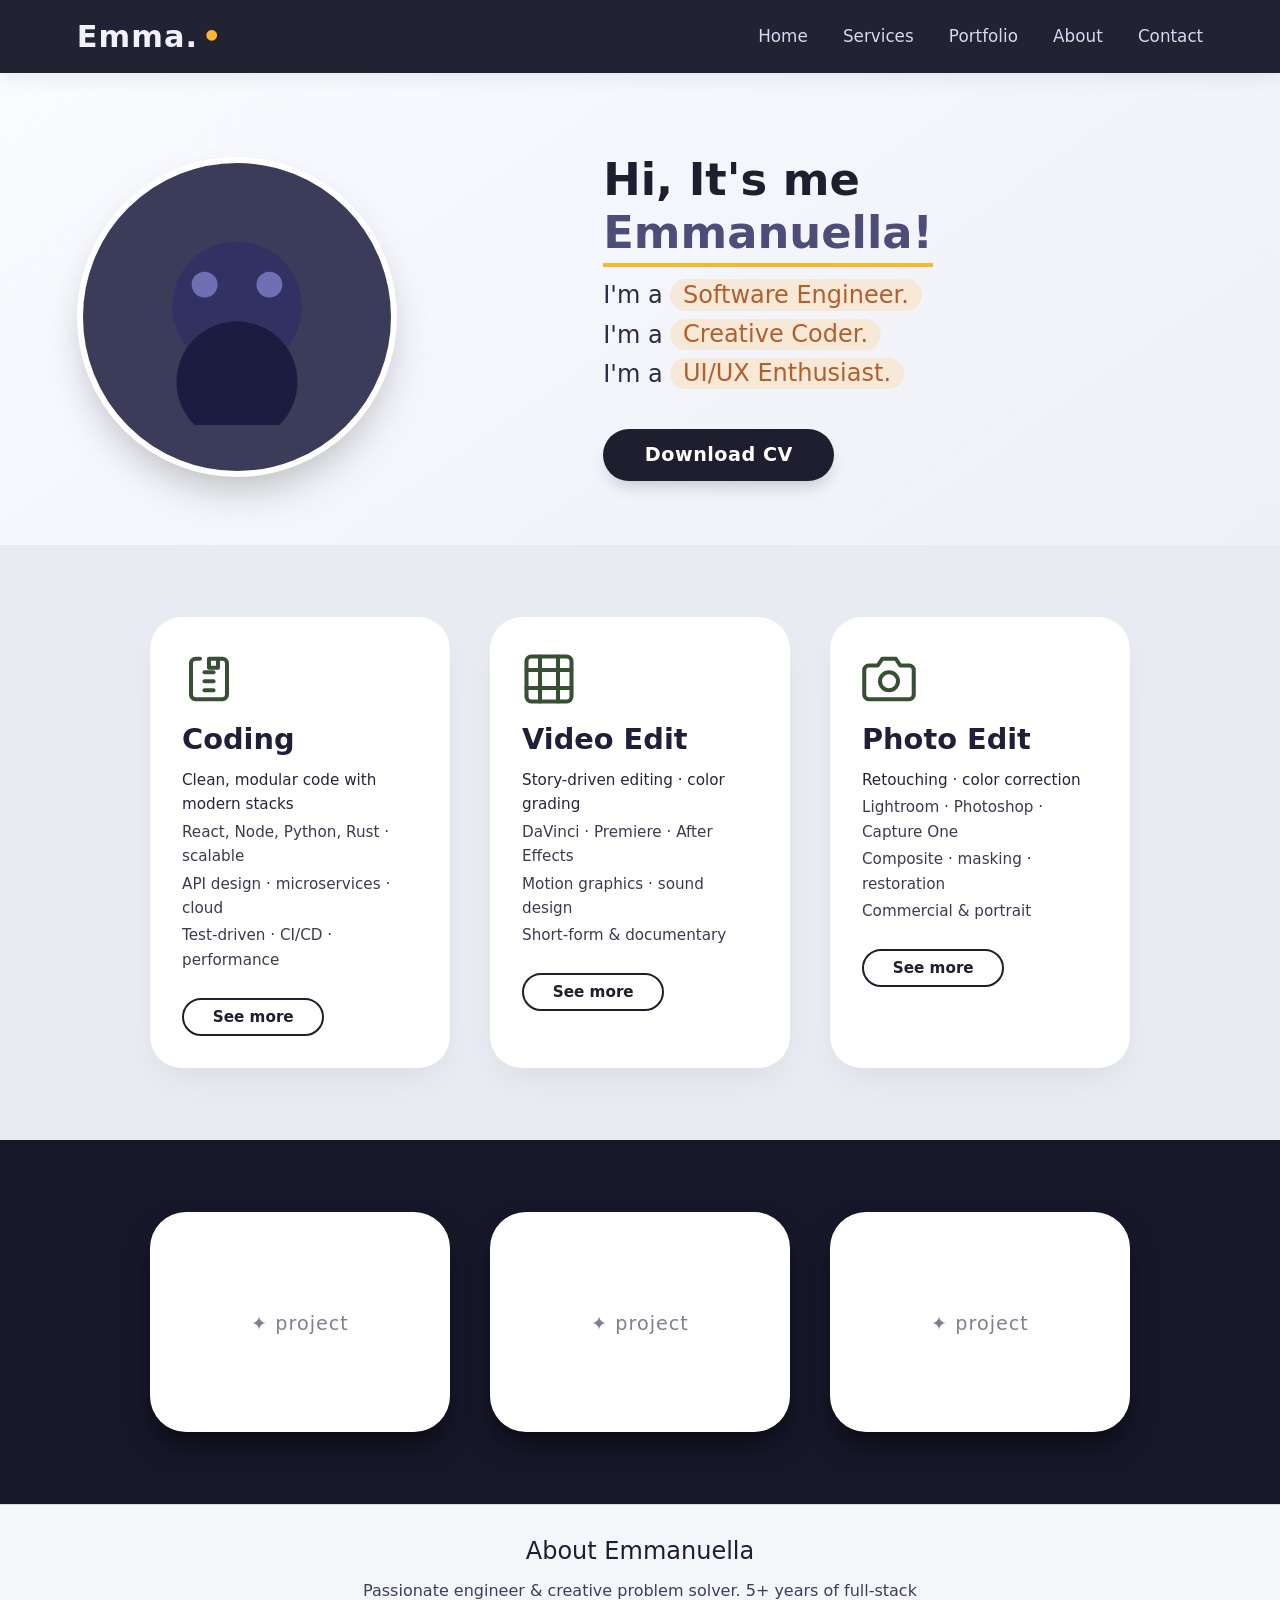
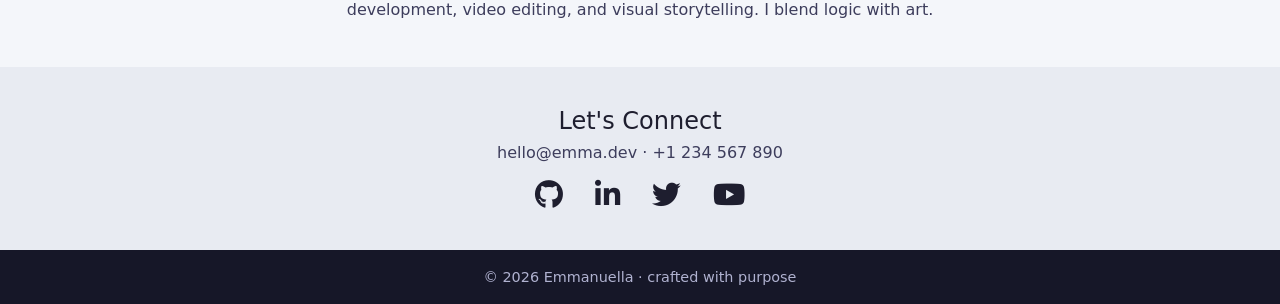
<file: index.html>
<!DOCTYPE html>
<html lang="en">
<head>
    <meta charset="UTF-8">
    <meta name="viewport" content="width=device-width, initial-scale=1.0">
    <title>Emmanuella | Portfolio</title>
    <!-- Font Awesome Icons (free) -->
    <link rel="stylesheet" href="https://cdnjs.cloudflare.com/ajax/libs/font-awesome/6.0.0-beta3/css/all.min.css">
    <style>
        /* ---------- reset & base ---------- */
        * {
            margin: 0;
            padding: 0;
            box-sizing: border-box;
            font-family: 'Segoe UI', Roboto, system-ui, sans-serif;
            scroll-behavior: smooth;
        }

        body {
            background: #f4f6fa;
            color: #1e1e2f;
        }

        /* ---------- navigation ---------- */
        .nav {
            display: flex;
            justify-content: space-between;
            align-items: center;
            padding: 1.2rem 6%;
            background: rgba(22, 23, 40, 0.95);
            backdrop-filter:  blur(6px);
            position: sticky;
            top: 0;
            z-index: 100;
            box-shadow: 0 4px 20px rgba(0,0,0,0.08);
            flex-wrap: wrap;
        }

        .logo {
            font-size: 1.9rem;
            font-weight: 700;
            color: #f0f0ff;
            letter-spacing: 1px;
        }
        .logo::after {
            content: "•";
            color: #f7b731;
            margin-left: 4px;
        }

        .menu ul {
            display: flex;
            gap: 2.2rem;
            list-style: none;
        }
        .menu ul li a {
            text-decoration: none;
            color: #d6d8f0;
            font-weight: 500;
            font-size: 1.05rem;
            transition: 0.2s ease;
            padding: 0.4rem 0;
            border-bottom: 2px solid transparent;
        }
        .menu ul li a:hover {
            color: #ffffff;
            border-bottom-color: #f7b731;
        }

        /* ---------- main / hero ---------- */
        .main {
            display: flex;
            align-items: center;
            justify-content: space-between;
            padding: 5rem 6% 4rem;
            background: linear-gradient(145deg, #fafbff 0%, #eef0f7 100%);
            flex-wrap: wrap;
            gap: 2rem;
        }

        .profile-img {
            width: 320px;
            height: 320px;
            border-radius: 50%;
            background: url('data:image/svg+xml;utf8,<svg xmlns="http://www.w3.org/2000/svg" viewBox="0 0 100 100"><circle cx="50" cy="45" r="30" fill="%236b6b8a"/><circle cx="35" cy="35" r="6" fill="%23f0f0ff"/><circle cx="65" cy="35" r="6" fill="%23f0f0ff"/><path d="M35 60 Q50 72 65 60" stroke="%23f0f0ff" stroke-width="5" fill="none" stroke-linecap="round"/><circle cx="50" cy="80" r="28" fill="%233b3b5a"/></svg>') center/cover no-repeat, #3b3b5a;
            background-size: 70% 70%, cover;
            background-blend-mode: overlay;
            box-shadow: 0 20px 40px -10px rgba(0,0,0,0.25);
            border: 6px solid #fff;
            flex-shrink: 0;
            transition: 0.3s;
        }
        .profile-img:hover {
            transform: scale(1.02);
        }

        .text {
            max-width: 600px;
        }
        .text h2 {
            font-size: 2.8rem;
            font-weight: 600;
            margin-bottom: 0.75rem;
            color: #1e1e2f;
        }
        .text h2 span {
            color: #4d4d7a;
            border-bottom: 4px solid #f7b731;
            display: inline-block;
            padding-bottom: 4px;
        }
        .text p {
            font-size: 1.5rem;
            font-weight: 400;
            margin: 0.5rem 0;
            color: #2b2b44;
        }
        .text p span {
            color: #b45f2b;
            font-weight: 500;
            background: #f7e9d7;
            padding: 0.1rem 0.8rem;
            border-radius: 30px;
            display: inline-block;
        }

        .text button {
            margin-top: 2rem;
            background: #1e1e2f;
            border: none;
            color: white;
            font-size: 1.2rem;
            font-weight: 600;
            padding: 0.9rem 2.6rem;
            border-radius: 60px;
            cursor: pointer;
            transition: 0.25s ease;
            box-shadow: 0 10px 18px -6px rgba(0,0,0,0.2);
            letter-spacing: 0.5px;
        }
        .text button:hover {
            background: #f7b731;
            color: #1e1e2f;
            transform: translateY(-4px);
            box-shadow: 0 18px 28px -10px #f7b73180;
        }

        /* ---------- sections (services & portfolio) ---------- */
        section {
            padding: 4.5rem 6%;
        }

        /* services cards */
        #services {
            display: flex;
            flex-wrap: wrap;
            justify-content: center;
            gap: 2.5rem;
            background: #e8ebf2;
        }

        .cards {
            background: white;
            border-radius: 32px;
            padding: 2.2rem 2rem 2rem;
            flex: 1 1 240px;
            max-width: 300px;
            box-shadow: 0 16px 36px -12px rgba(0,0,0,0.08);
            transition: 0.3s ease;
            display: flex;
            flex-direction: column;
            align-items: flex-start;
        }
        .cards:hover {
            transform: translateY(-12px);
            box-shadow: 0 30px 44px -16px rgba(0,0,0,0.15);
        }

        .cards img {
            width: 54px;
            height: 54px;
            filter: invert(22%) sepia(18%) saturate(800%) hue-rotate(200deg) brightness(95%);
            margin-bottom: 1rem;
        }

        .cards h3 {
            font-size: 1.8rem;
            font-weight: 600;
            margin-bottom: 0.75rem;
            color: #1f1f3a;
        }

        .cards .note p {
            color: #3a3a55;
            line-height: 1.6;
            margin: 0.2rem 0;
            font-size: 0.95rem;
        }
        .cards .note p:first-of-type {
            font-weight: 500;
            color: #24243e;
        }

        .cards button {
            margin-top: 1.4rem;
            background: transparent;
            border: 2px solid #1e1e2f;
            color: #1e1e2f;
            font-weight: 600;
            padding: 0.5rem 1.8rem;
            border-radius: 40px;
            cursor: pointer;
            transition: 0.2s;
            font-size: 0.95rem;
            align-self: flex-start;
        }
        .cards button:hover {
            background: #1e1e2f;
            color: white;
            border-color: #1e1e2f;
        }

        /* portfolio section – three white cards */
        #portfolio {
            display: flex;
            flex-wrap: wrap;
            justify-content: center;
            gap: 2.5rem;
            background: rgb(22, 23, 40);
            padding: 4.5rem 6%;
        }

        #portfolio .cards {
            background: #ffffff;
            flex: 1 1 200px;
            min-height: 220px;
            border-radius: 36px;
            box-shadow: 0 16px 28px -8px rgba(0,0,0,0.6);
            display: flex;
            align-items: center;
            justify-content: center;
            font-size: 1.2rem;
            font-weight: 500;
            color: #2b2b4a;
            background-image: radial-gradient(circle at 20% 30%, #f0f2ff, #d9dcec);
            transition: 0.25s;
            position: relative;
            cursor: default;
        }

        #portfolio .cards::after {
            content: "✦ project";
            opacity: 0.6;
            font-weight: 300;
            letter-spacing: 1px;
        }
        #portfolio .cards:hover {
            transform: scale(1.02);
            background-image: radial-gradient(circle at 30% 40%, #fff6e0, #d9dcec);
        }

        /* ---------- small fixes / responsiveness ---------- */
        @media (max-width: 850px) {
            .main {
                flex-direction: column;
                text-align: center;
                padding: 3rem 5%;
            }
            .text {
                text-align: center;
            }
            .profile-img {
                width: 220px;
                height: 220px;
            }
            .menu ul {
                gap: 1.2rem;
                flex-wrap: wrap;
                justify-content: center;
            }
            .nav {
                padding: 0.8rem 4%;
            }
            .logo {
                font-size: 1.6rem;
            }
        }

        @media (max-width: 500px) {
            .text h2 {
                font-size: 2rem;
            }
            .text p {
                font-size: 1.2rem;
            }
            .cards {
                flex: 1 1 100%;
                max-width: 100%;
            }
        }
    </style>
</head>
<body>
    <!-- navigation -->
    <nav class="nav">
        <div class="logo">Emma.</div>
        <div class="menu">
            <ul>
                <li><a href="#home">Home</a></li>
                <li><a href="#services">Services</a></li>
                <li><a href="#portfolio">Portfolio</a></li>
                <li><a href="#about">About</a></li>
                <li><a href="#contact">Contact</a></li>
            </ul>
        </div>
    </nav>

    <!-- hero / home -->
    <div id="home" class="main">
        <div class="profile-img"></div>
        <div class="text">
            <h2>Hi, It's me <span>Emmanuella!</span></h2>
            <p>I'm a <span>Software Engineer.</span></p>
            <p>I'm a <span>Creative Coder.</span></p>
            <p>I'm a <span>UI/UX Enthusiast.</span></p>
            <button>Download CV</button>
        </div>
    </div>

    <!-- services section -->
    <section id="services">
        <div class="cards">
            <img src="data:image/svg+xml;utf8,<svg xmlns='http://www.w3.org/2000/svg' width='64' height='64' viewBox='0 0 24 24' fill='none' stroke='%231e1e2f' stroke-width='1.8' stroke-linecap='round' stroke-linejoin='round'><path d='M8 3H6a2 2 0 0 0-2 2v14a2 2 0 0 0 2 2h12a2 2 0 0 0 2-2V5a2 2 0 0 0-2-2h-2'/><path d='M16 3h-4v4h4z'/><path d='M10 9h4'/><path d='M10 13h4'/><path d='M10 17h4'/></svg>" alt="coding icon">
            <div class="note">
                <h3>Coding</h3>
                <p>Clean, modular code with modern stacks</p>
                <p>React, Node, Python, Rust · scalable</p>
                <p>API design · microservices · cloud</p>
                <p>Test-driven · CI/CD · performance</p>
                <button>See more</button>
            </div>
        </div>
        <div class="cards">
            <img src="data:image/svg+xml;utf8,<svg xmlns='http://www.w3.org/2000/svg' width='64' height='64' viewBox='0 0 24 24' fill='none' stroke='%231e1e2f' stroke-width='1.8' stroke-linecap='round' stroke-linejoin='round'><rect x='2' y='2' width='20' height='20' rx='2.18'/><line x1='8' y1='2' x2='8' y2='22'/><line x1='16' y1='2' x2='16' y2='22'/><line x1='2' y1='8' x2='22' y2='8'/><line x1='2' y1='16' x2='22' y2='16'/></svg>" alt="video icon">
            <div class="note">
                <h3>Video Edit</h3>
                <p>Story-driven editing · color grading</p>
                <p>DaVinci · Premiere · After Effects</p>
                <p>Motion graphics · sound design</p>
                <p>Short-form & documentary</p>
                <button>See more</button>
            </div>
        </div>
        <div class="cards">
            <img src="data:image/svg+xml;utf8,<svg xmlns='http://www.w3.org/2000/svg' width='64' height='64' viewBox='0 0 24 24' fill='none' stroke='%231e1e2f' stroke-width='1.8' stroke-linecap='round' stroke-linejoin='round'><path d='M23 19a2 2 0 0 1-2 2H3a2 2 0 0 1-2-2V8a2 2 0 0 1 2-2h4l2-3h6l2 3h4a2 2 0 0 1 2 2z'/><circle cx='12' cy='13' r='4'/></svg>" alt="photo icon">
            <div class="note">
                <h3>Photo Edit</h3>
                <p>Retouching · color correction</p>
                <p>Lightroom · Photoshop · Capture One</p>
                <p>Composite · masking · restoration</p>
                <p>Commercial & portrait</p>
                <button>See more</button>
            </div>
        </div>
    </section>

    <!-- portfolio section -->
    <section id="portfolio">
        <div class="cards" style="background: #fff;"></div>
        <div class="cards" style="background: #fff;"></div>
        <div class="cards" style="background: #fff;"></div>
    </section>

    <!-- hidden anchors for About & Contact (demo) -->
    <div id="about" style="background: #f4f6fa; padding: 2rem 6%; text-align: center; border-top: 1px solid #ddd;">
        <h2 style="font-weight: 300; color: #1e1e2f;">About Emmanuella</h2>
        <p style="max-width: 600px; margin: 1rem auto; color: #3d3d5c;">Passionate engineer & creative problem solver. 5+ years of full-stack development, video editing, and visual storytelling. I blend logic with art.</p>
    </div>
    <div id="contact" style="background: #e8ebf2; padding: 2.5rem 6%; text-align: center;">
        <h2 style="font-weight: 300; color: #1e1e2f;">Let's Connect</h2>
        <p style="color: #3d3d5c; margin: 0.5rem 0;">hello@emma.dev  ·  +1 234 567 890</p>
        <div style="display: flex; justify-content: center; gap: 2rem; margin-top: 1.2rem; font-size: 1.8rem; color: #1e1e2f;">
            <i class="fab fa-github"></i>
            <i class="fab fa-linkedin-in"></i>
            <i class="fab fa-twitter"></i>
            <i class="fab fa-youtube"></i>
        </div>
    </div>

    <!-- tiny footer -->
    <footer style="background: #161728; color: #b0b2d0; text-align: center; padding: 1.2rem; font-size: 0.9rem;">
        © 2026 Emmanuella · crafted with purpose
    </footer>
</body>
</html>
</file>
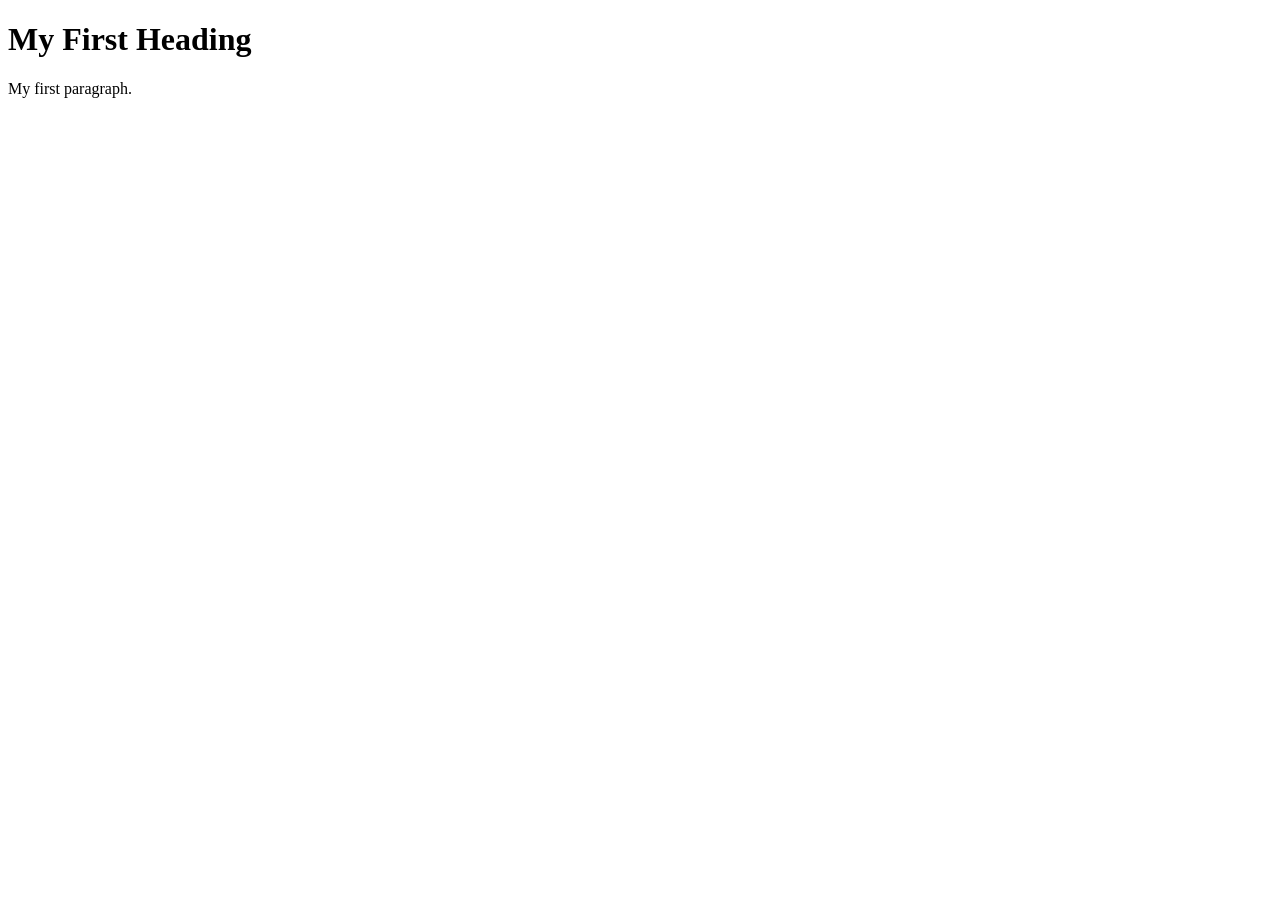
<file: Day 1/index.html>
<!DOCTYPE html>
<html lang="en">
<head>
    <meta charset="UTF-8">
    <meta name="viewport" content="width=device-width, initial-scale=1.0">
    <title>Document</title>
</head>
<body>
    <h1>My First Heading</h1>

    <p>My first paragraph.</p>
</body>
</html>
</file>
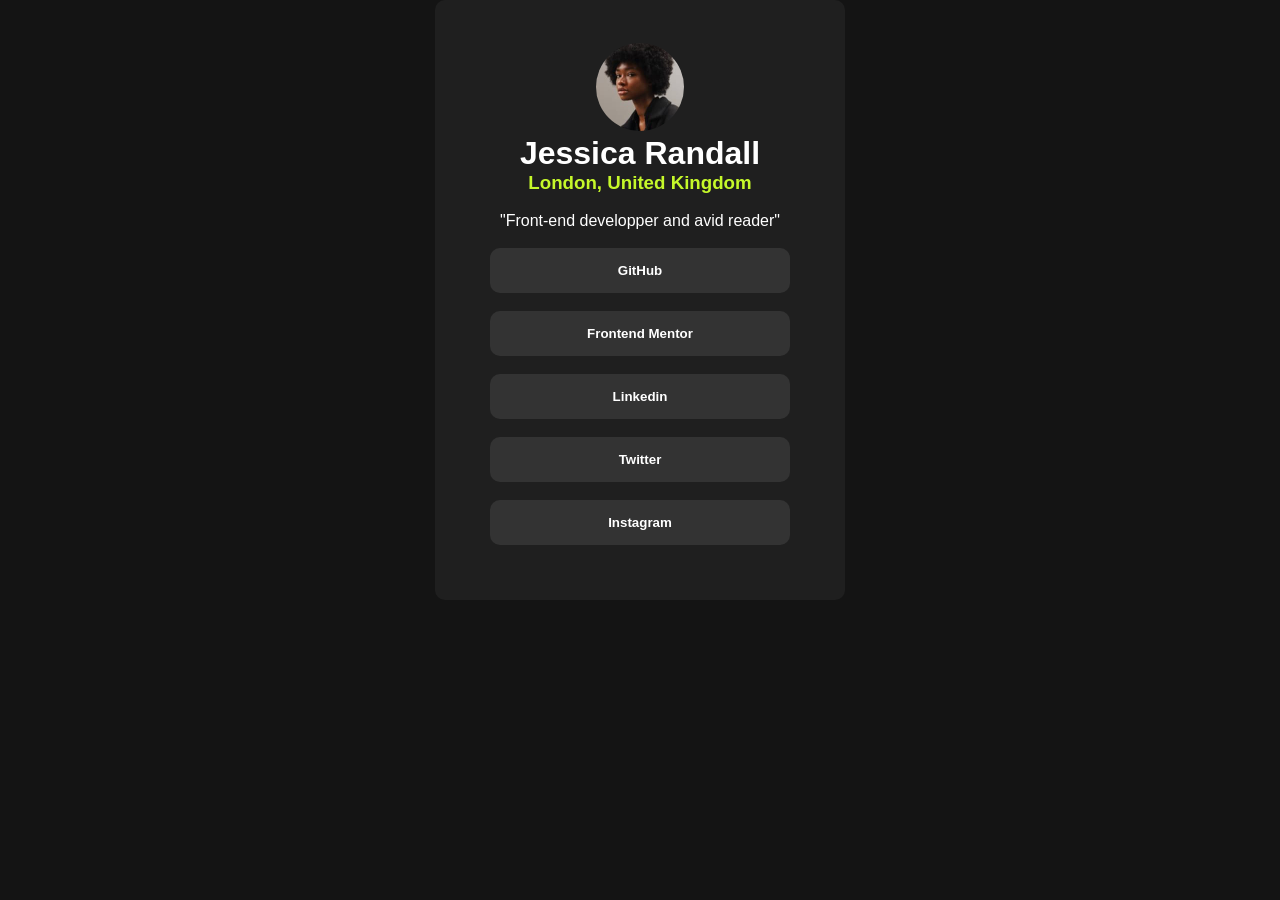
<file: challenge.html>
<!DOCTYPE html>
<html lang="en">
<head>
    <meta charset="UTF-8">
    <meta name="viewport" content="width=device-width, initial-scale=1.0">
    <title>Frontend mentor challenge</title>
    <link rel="stylesheet" href="style.css" >

</head>
<body>
    
    <div class="container">
        <center>
    <img src="avatar-jessica.jpeg" alt="">
    <h1>Jessica Randall</h1>
    <h3>London, United Kingdom</h3><br>
    <p>"Front-end developper and avid reader"</p><br>
    <button>GitHub</button><br><br>
    <button>Frontend Mentor</button><br><br>
    <button>Linkedin</button><br><br>
    <button>Twitter</button><br><br>
    <button>Instagram</button>
    </div>
    
</body>
</html>
</file>
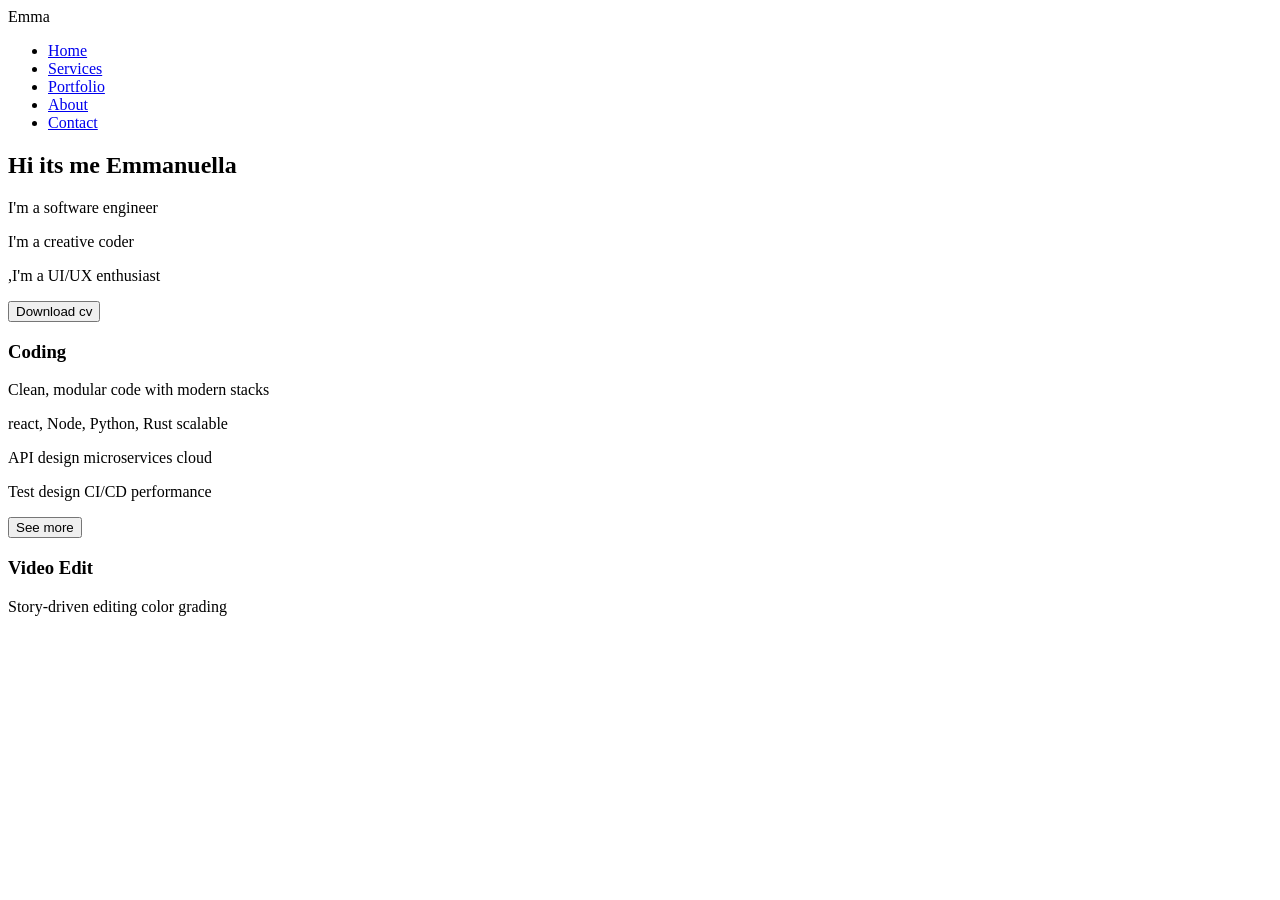
<file: port.html>
<!DOCTYPE html>
<html lang="en">
<head>
    <meta charset="UTF-8">
    <meta name="viewport" content="width=device-width, initial-scale=1.0">
    <title>Emmanuella  Portfolio</title>
</head>
<body>
    <nav class="nav">
        <div class="logo">Emma</div>
        <div class="menu">
            <ul>
                <li><a href="#home">Home</a></li>
                <li><a href="#services">Services</a></li>
                <li><a href="#portfolio">Portfolio</a></li>
                <li><a href="#about">About</a></li>
                <li><a href="#contact">Contact</a></li>
            </ul>    
        </div>
    </nav>
    <div id="home" class="main"></div>
    <div class="profile.img"></div>
    <div class="text">
    <h2>Hi its me <span>Emmanuella</span></h2>
    <p>I'm a <span>software engineer</span></p>
    <p>I'm a <span>creative coder</span></p>
     <p>,I'm a <span>UI/UX enthusiast</span></p>
     <button>Download cv</button>
    </div>
    <section id="services">
        <div class="cards">
        <div class="note">
          <h3>Coding</h3>
          <p>Clean, modular code with modern stacks</p>
          <p>react, Node, Python, Rust scalable</p>
          <p>API design  microservices cloud</p>
          <p>Test design CI/CD performance</p>
          <button>See more</button>
        </div>
        </div>
        <div class="cards">
            <div class="note">
                <h3>Video Edit</h3>
                <p>Story-driven editing color grading</p>
            </div>
        </div>
    </section>
</body>
</html>
</file>
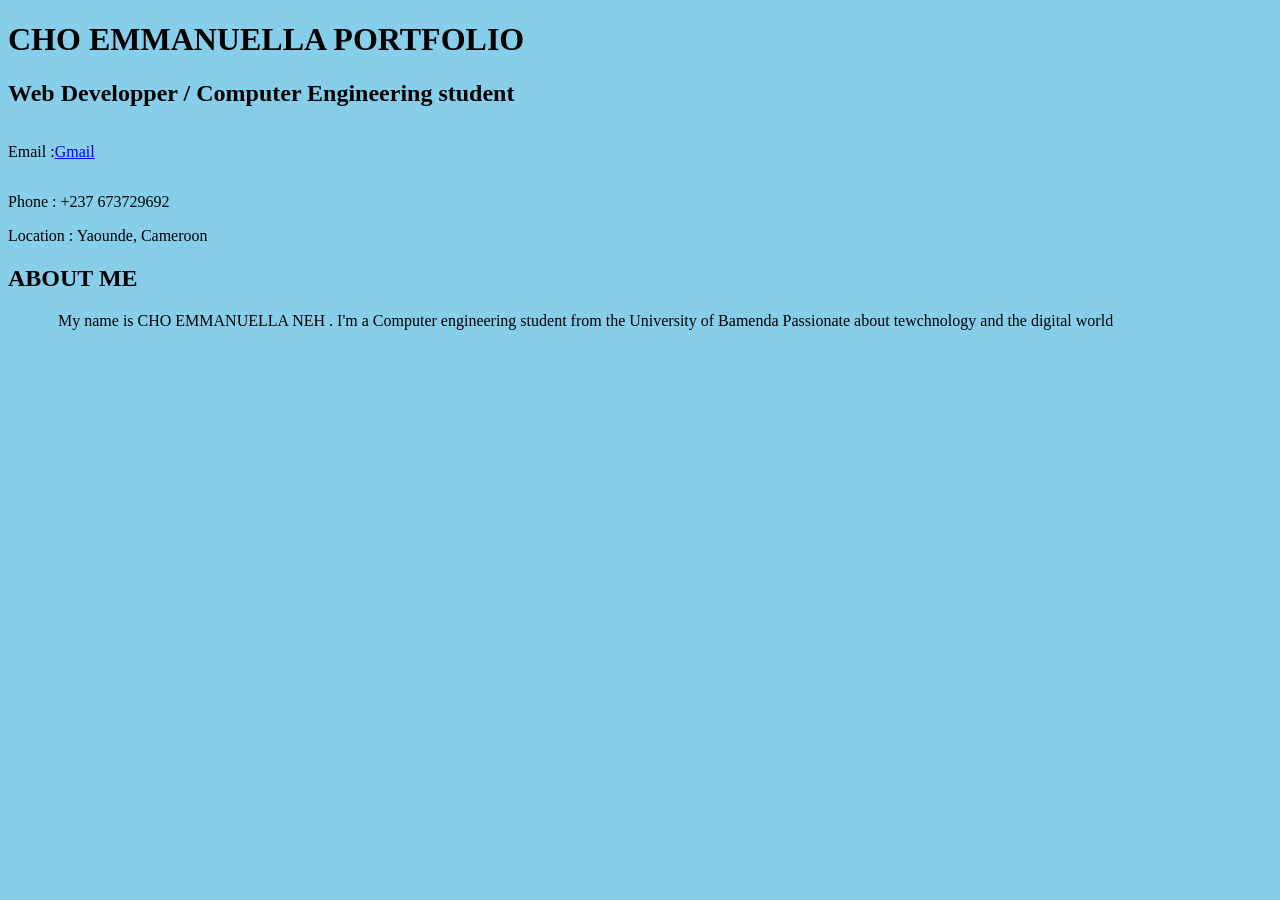
<file: Day 2/landing_page.html>
<!DOCTYPE html>
<html lang="en">
<head>
    <meta charset="UTF-8">
    <meta name="viewport" content="width=device-width, initial-scale=1.0">
    <title>Landing page</title>
</head>
<body bgcolor="skyblue">
    <h1>CHO EMMANUELLA  PORTFOLIO</h1>
    <h2>Web Developper / Computer Engineering student</h2>
    <span style="display: flex; align-items: center;">
        <p>Email :</p>
     <a href="mailto:choemmanuella0@gmail.com"> Gmail </a>
    </span>
    <p>Phone : +237 673729692</p>
    <p>Location : Yaounde, Cameroon </p>
    <h2>ABOUT ME</h2>   
          <P style="margin-left: 50px;">My name is CHO EMMANUELLA NEH .
             I'm a Computer engineering student from the University of Bamenda
            Passionate about tewchnology and the digital world</P>
    
</body>
</html>
</file>
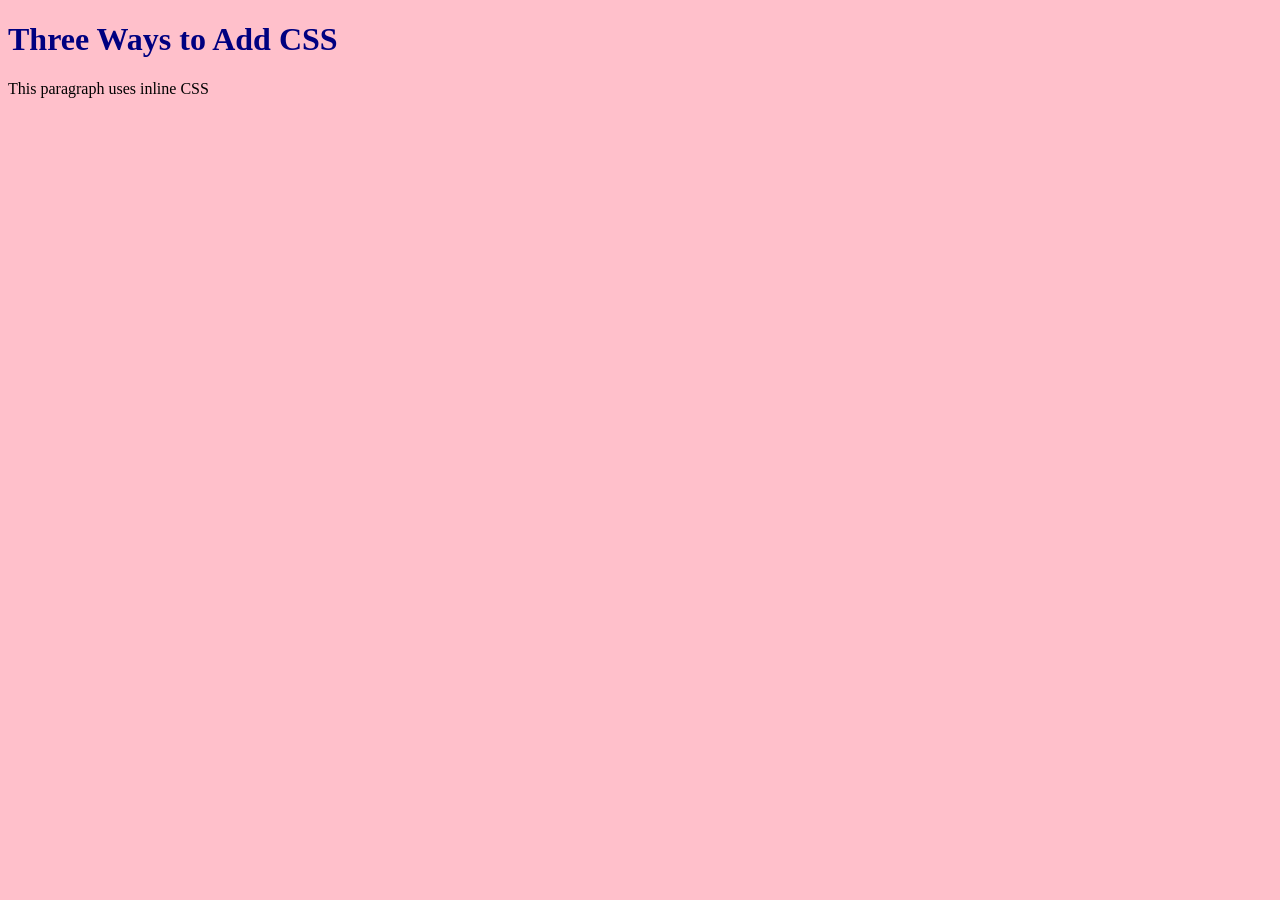
<file: Day 2/TRAIL.html>
<!DOCTYPE html>
<html>
<head>    
    <link rel="stylesheet" type="text/css" href="mystyle.css">
    <style>
     h1 {
            color : navy;
        }
    </style>
</head>
<body>
    <h1>Three Ways to Add CSS</h1>
    <P>This paragraph uses inline CSS</P>
</body>
</html>
</file>
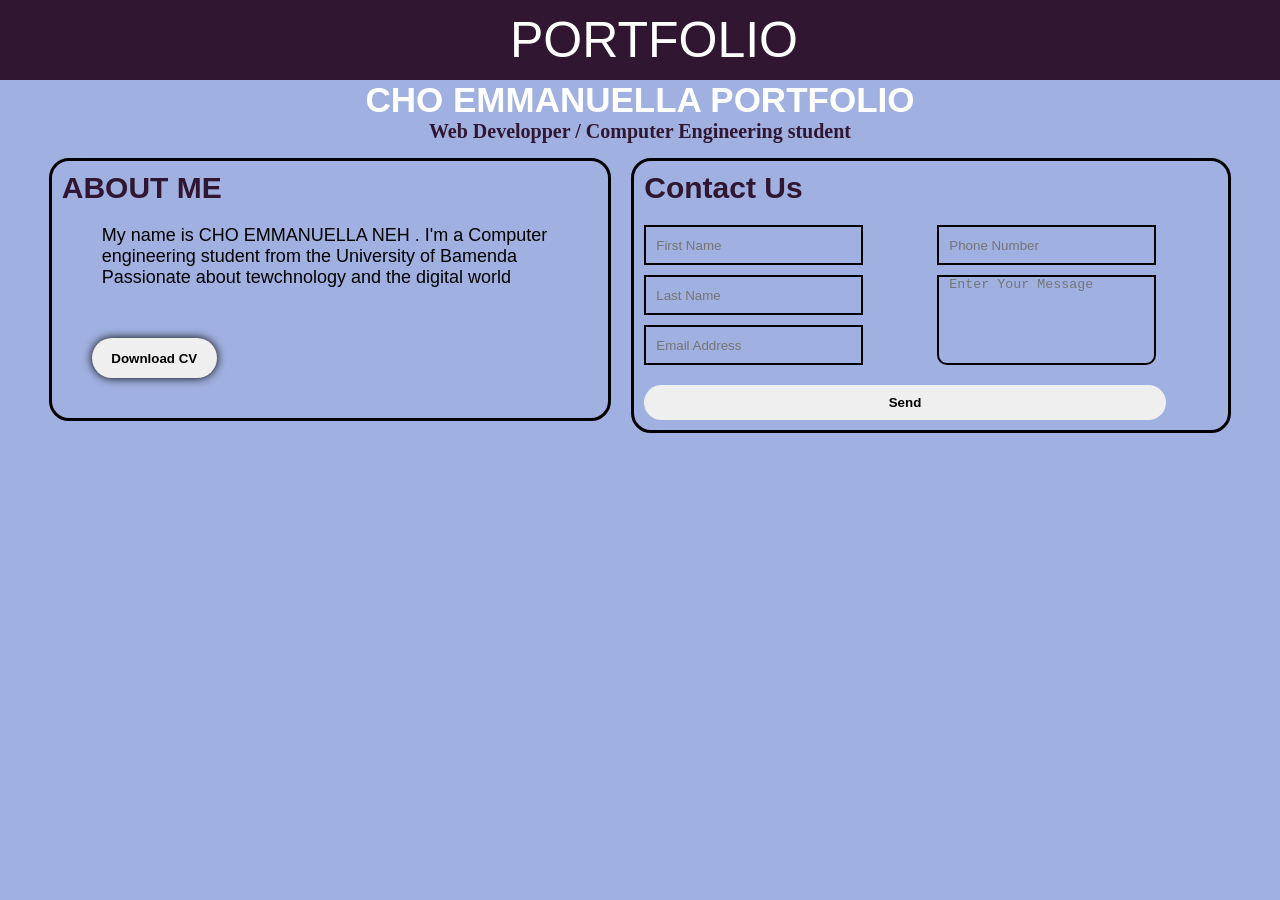
<file: DAY 3/landing_page.html>
<!DOCTYPE html>
<html lang="en">
<head>
    <meta charset="UTF-8">
    <meta name="viewport" content="width=device-width, initial-scale=1.0">
    <title>Landing page</title>
    <link rel="stylesheet" href="menu.css">
</head>
<body bgcolor="navyblue">
    <nav class="nav">
        <div class="logo">PORTFOLIO</div>
        <div class="menu">
            <span></span>
            <span></span>
            <span></span>
        </div>
    </nav>
    <center>
        <h1>CHO EMMANUELLA  PORTFOLIO</h1>
        <h2>Web Developper / Computer Engineering student</h2>
    </center>     
    <div class="body">
        <div class="left">
            <h2>ABOUT ME</h2>   
                <P style="margin-left: 50px;">My name is CHO EMMANUELLA NEH .
                    I'm a Computer engineering student from the University of Bamenda
                    Passionate about tewchnology and the digital world
                </P> 

            <button>Download CV</button>
        </div>
            <div class="right">
                <form action="" method="post">
                    <h2>Contact Us</h2>
                    <div class="inputs">
                        <div class="one">
                            <input type="text" name="first_name" placeholder="First Name">
                            <input type="text" name="last_name" placeholder="Last Name">
                            <input type="email" name="email" placeholder="Email Address">
                        </div>
                        <div class="one">
                            <input type="tel" name="phone" placeholder="Phone Number">
                            <textarea name="messagebox" placeholder="Enter Your Message"></textarea>
                        </div>
                    </div>
                    <button type="submit">Send</button>
                </form>
            </div>
    </div>
    

</body>
</html>
</file>
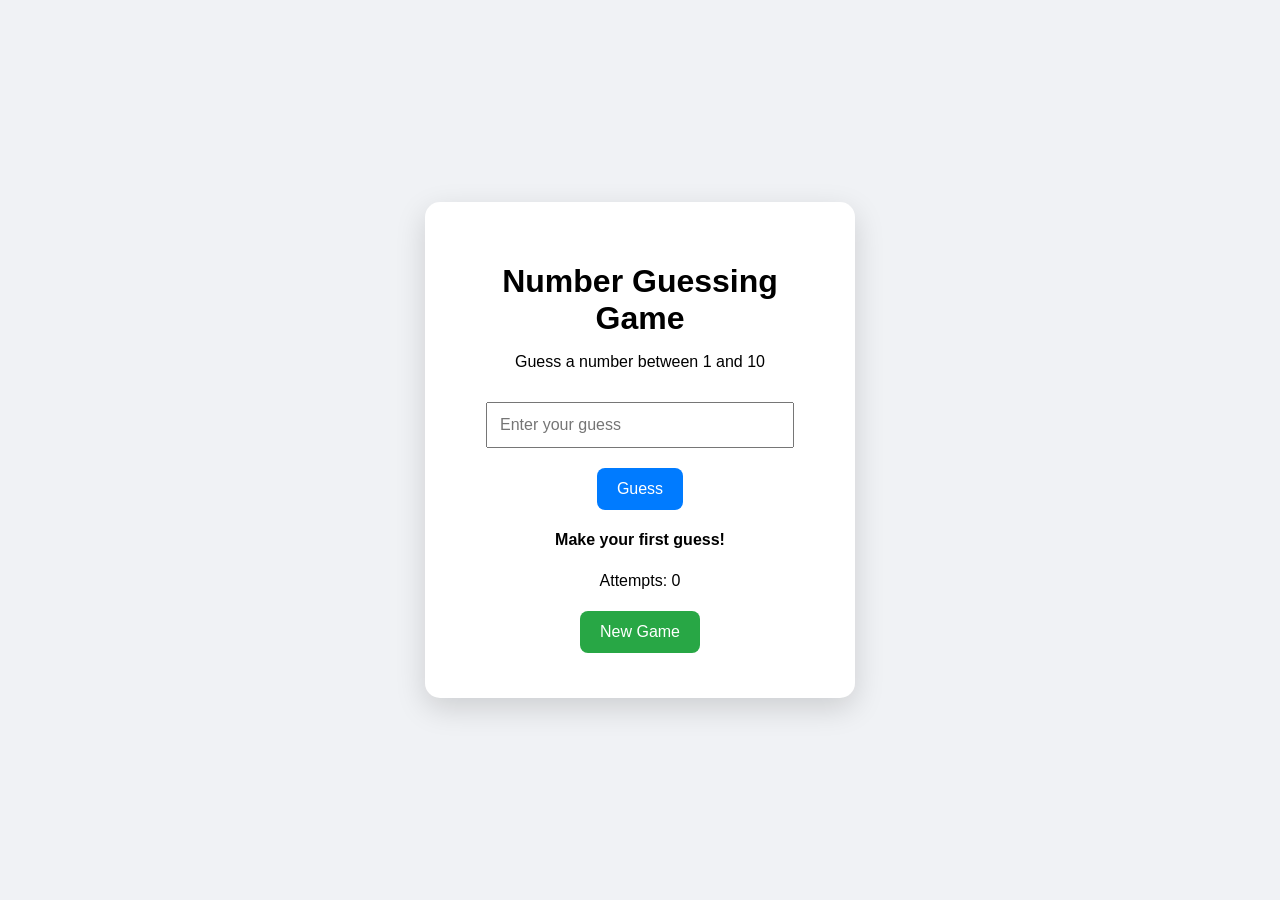
<file: WEEK 1 DAY 2/game.html>
<!DOCTYPE html>
<html lang="en">
<head>
    <meta charset="UTF-8">
    <meta name="viewport" content="width=device-width, initial-scale=1.0">
    <title>Number Guessing Game</title>
    
    <style>
     body {
    font-family: Arial, sans-serif;
    background: #f0f2f5;
    display: flex;
    justify-content: center;
    align-items: center;

    height: 100vh;
    margin: 0;
}

.game {
    background: white;
    padding: 40px;
    border-radius: 15px;
    text-align: center;
    width: 350px;
    box-shadow: 0 10px 30px rgba(0, 0, 0, 0.15);
}

h1 {
    margin-bottom: 10px;
}

input {
    width: 80%;
    padding: 12px;
    margin: 15px 0;
    font-size: 16px;
}

button {
    padding: 12px 20px;
    margin: 5px;
    border: none;
    border-radius: 8px;
    cursor: pointer;
    font-size: 16px;
}

#guessButton {
    background: #007bff;
    color: white;
}

#newGameButton {
    background: #28a745;
    color: white;
}

button:disabled {
    background: #999;
    cursor: not-allowed;
}

#message {
    font-weight: bold;
    min-height: 25px;
}   
    </style>
</head>

<body>

    <div class="game">
        <h1>Number Guessing Game</h1>

        <p>Guess a number between 1 and 10</p>

        <input type="number" id="guessInput" placeholder="Enter your guess">

        <button id="guessButton">Guess</button>

        <p id="message">Make your first guess</p>

        <p>Attempts: <span id="attempts">0</span></p>

        <button id="newGameButton">New Game</button>
    </div>

    <script>
        let secretNumber;
let attempts = 0;

const guessInput = document.getElementById("guessInput");
const guessButton = document.getElementById("guessButton");
const newGameButton = document.getElementById("newGameButton");
const message = document.getElementById("message");
const attemptsDisplay = document.getElementById("attempts");

// Start a new game
function startGame() {
    secretNumber = Math.floor(Math.random() * 10) + 1;
    attempts = 0;

   attemptsDisplay.textContent = attempts;
    message.textContent = "Make your first guess!";
    guessInput.value = "";

    guessInput.disabled = false;
    guessButton.disabled = false;
}

// Check the player's guess
function checkGuess() {
    const guess = Number(guessInput.value);

    if (!guess || guess < 1 || guess > 10) {
        message.textContent = "Please enter a number between 1 and 10.";
        return;
    }

    attempts++;
    attemptsDisplay.textContent = attempts;

    if (guess === secretNumber) {
        message.textContent =
            ` Correct! The number was ${secretNumber}.`;
        //message.style.color = "green";

        guessInput.disabled = true;
        guessButton.disabled = true;

    } else if (guess < secretNumber) {
        message.textContent = " Too low! Try again.";
        //message.style.color = "red";

    } else {
        message.textContent = " Too high! Try again.";
        //message.style.color = "red";
    }

    guessInput.value = "";
    guessInput.focus();
}

// Buttons
guessButton.addEventListener("click", checkGuess);
newGameButton.addEventListener("click", startGame);

// Start the first game
startGame();


    </script>
</body>
</html>
</file>
<file: style.css>
*{
    margin: 0;
    padding: 0;
    box-sizing: border-box;
}
body{
   
  
   
    align-items: center;
    background-color:   hsl(0, 0%, 8%);
    justify-content: center;
    display: flex;
    flex-direction: column; 
   
}
.container{
     width: 410px;
     height: 600px;
     padding: 2.5rem;
     border: 3px solid transparent;
     border-radius: 10px;
     align-items: center;
     background-color:  hsl(0, 0%, 12%);

    
}
.container img{
     width: 88px;
     height: 88px;
     border-radius: 50px;
}

h1{
    color: white;
    font-family: 'Segoe UI', Tahoma, Geneva, Verdana, sans-serif;
    display: flex;
    justify-content: center;
}  
h3{
    color:  hsl(75, 94%, 57%);
    font-family: 'Segoe UI', Tahoma, Geneva, Verdana, sans-serif;
    display: flex;
    justify-content: center;
}
p{
    color: white;
    font-family: 'Segoe UI', Tahoma, Geneva, Verdana, sans-serif;
    display: flex;
    justify-content: center;
}
button{
    width: 300px;
    height: 45px;
    border-radius: 10px;
    border: 3px solid transparent;
    
    color: white;
   
    background-color: hsl(0, 0%, 20%);
    font-weight: bold; 
     transition: 0.4s ease-in-out;
}
button:hover{
    color: black;
    cursor: pointer;
    background-color: hsl(75, 94%, 57%);
}
kimg{
    border-radius: 10px;
}
</file>
<file: Day 2/mystyle.css>
body {
    background-color : pink;
}
</file>
<file: DAY 3/menu.css>
*{
    margin: 0;
    padding: 0;
    box-sizing: border-box;
}
body{
    background-color: navyblue;
    display: flex;
    flex-direction: column;
}

.body {
    display: flex;
    justify-content: center;
    width: 100%;
    height: 100%;
    padding: 15px; 
    gap: 20px;
}
.nav {
    display: flex;
    padding: 10px;
    background: rgb(48, 22, 49);
    height: 80px;
    align-items: center;
    color: #fff;
    justify-content: space-between;

    .logo {
        font-size: 50px;
        font-family: 'Gill Sans', 'Gill Sans MT', Calibri, 'Trebuchet MS', sans-serif; 
        padding: 500px;
    }

    .menu {
        width: 80px;
        background-color: transparent;
        padding: 5px;
        display: flex;
        flex-direction: column;
        gap: 8px;

        span {
            width: 80%;
            border-radius: 50px;
            height: 5px;
            background: skyblue;
        }
    }
}  





h1 {
    font-family: 'Segoe UI', Tahoma, Geneva, Verdana, sans-serif;
    color: #fff;
    font-size: 35px;
}

h2{
    font-size: 20px;
    color: rgb(48, 22, 49);
}

.body .left{
    width: 45%;
    height: 60%;
    border: 3px solid black;
    border-radius: 20px;
    padding-right: 8px;
    gap: 10px;
    display: flex;
    flex-direction: column;
    justify-content: center;
    align-items: left;

    h2{
        font-size: 30px;
        font-family: 'Poppins', sans-serif;
        padding: 10px;
        margin-right: 10px;
    }

    p {
        font-size: 18px;
        font-family: Verdana, Geneva, Tahoma, sans-serif;
    }

    button {
        box-shadow: 0px 0px 10px  black;
        border: none;
        padding: 15px;
        width: 125px;
        height: 40px;
        border-radius:50px;
        color: #000;
        margin: 40px;
        display: flex;
        align-items: center;
        justify-content: center;
        cursor: pointer;
        font-weight: 600;
        outline: none;
    }

    button:hover{
        background: transparent;
        border: 2px solid skyblue;
        transition: 0.9s ease-in-out;
        color: #000;
    }
}

.body .right{
    width: 48%;
    height: 60%;
    border: 3px solid black;
    border-radius: 20px;
    padding-right: 8px;
    gap: 10px;
    display: flex;
    flex-direction: column;
    justify-content: center;

    form {
        width: 100%;
        height: 100%;

        button {
            width: 89%;
            margin: 10px;
            height: 35px;
            border: none;
            border-radius: 50px;
            color: black;
            font-weight: 700;
            cursor: pointer;
            outline: none;
            transition: 0.9s ease-in-out;
        }

        button:hover {
            background: transparent;
            border: 2px solid white;
            color: #fff;
        }

        h2{
            font-size: 30px;
            font-family: 'Poppins', sans-serif;
            padding: 10px;
            margin-right: 10px;
        }

        .inputs {
            width: 100%;
            height: auto;
            display: flex;

            .one {
                width: 50%;
                height: auto;
                display: flex;
                flex-direction: column;
                gap: 10px;
                padding: 10px;

                input {
                    width: 80%;
                    height: 40px;
                    background: transparent;
                    border: 2px solid black;
                    padding-left: 10px;
                    color: black;
                    outline: none;
                }

                textarea {
                    width: 80%;
                    height: 90px;
                    background: transparent;
                    border: 2px solid black;
                    padding-left: 10px;tb                                                                                                                                                                                                                                                                                                                                                                                                                                                                                                                                                                                                                     b                        ghhj rfrrfffffffffh c
                    outline: none;
                    resize: none;
                    border-bottom-left-radius: 10px;
                    border-bottom-right-radius: 10px;
                }
            }
        }
    }
}
</file>
